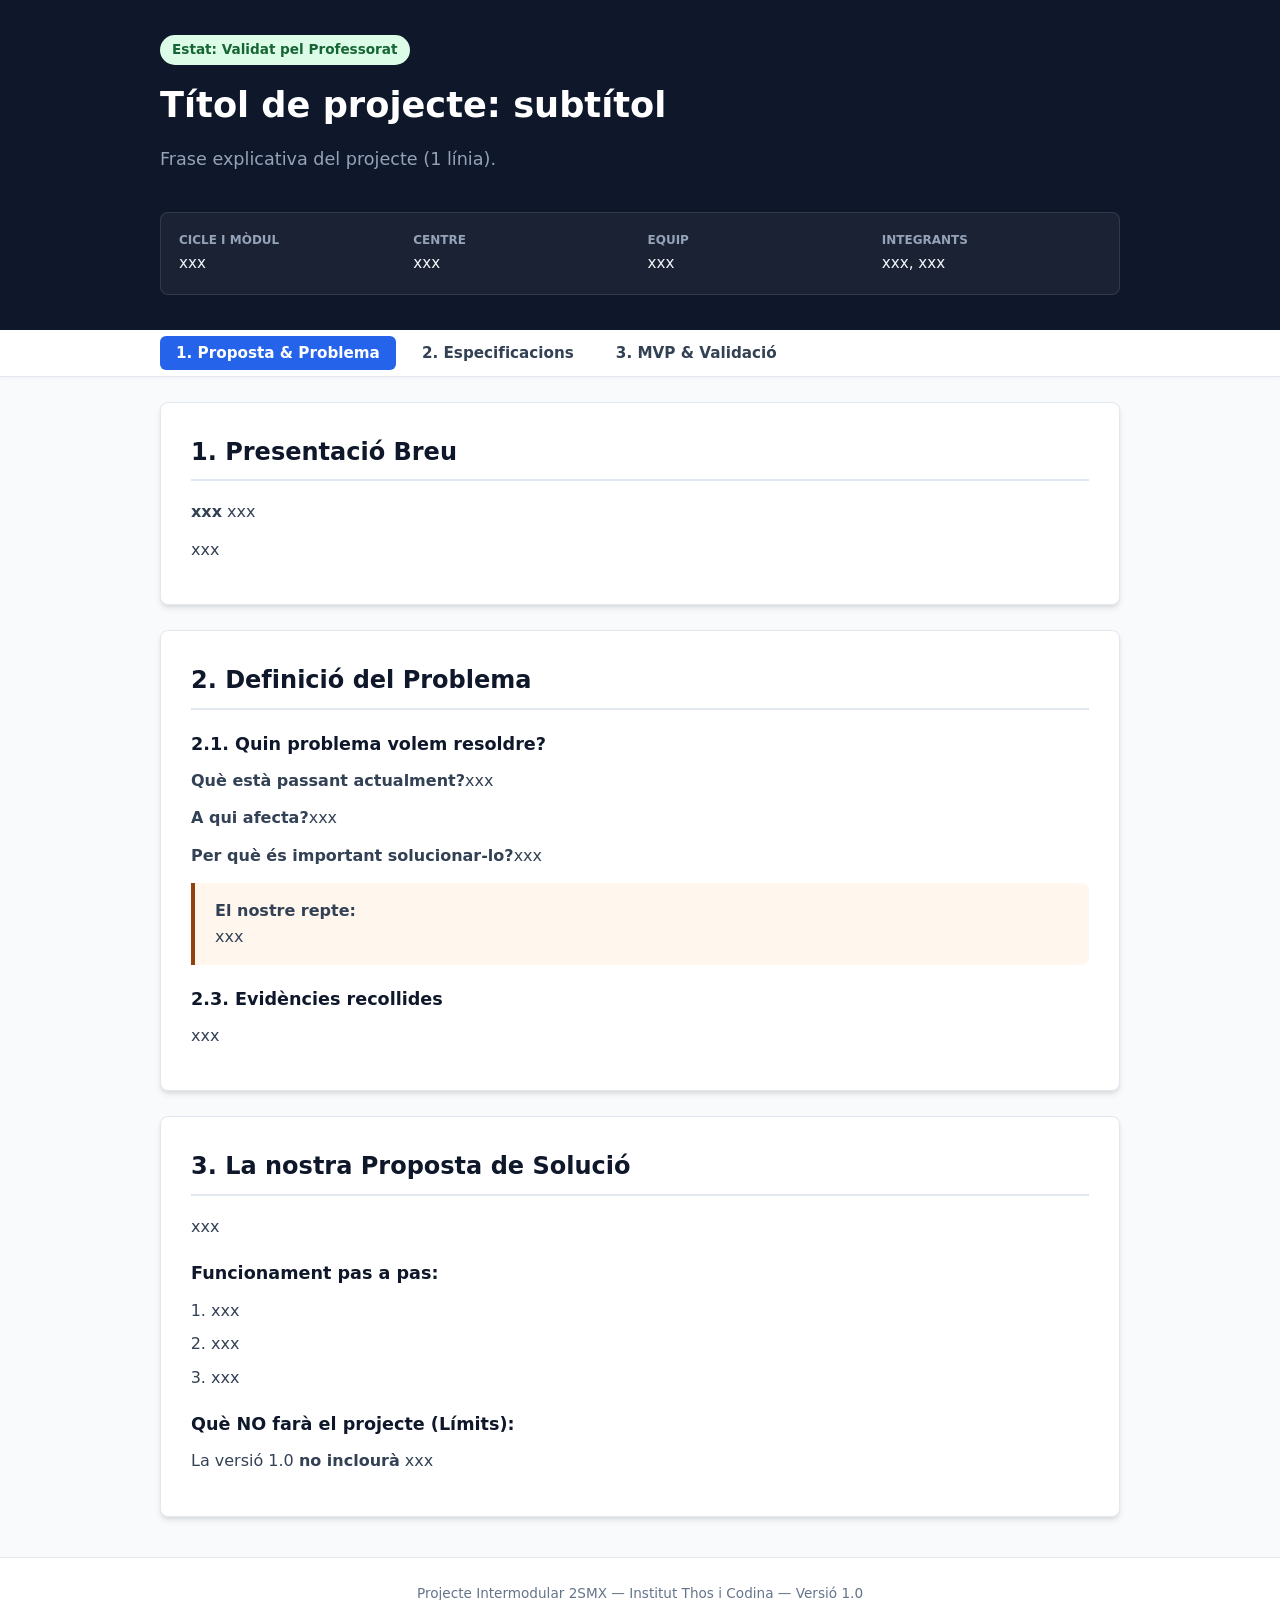
<file: index.html>
<!DOCTYPE html>
<html lang="ca">
<head>
  <meta charset="UTF-8">
  <meta name="viewport" content="width=device-width, initial-scale=1.0">
  <title>TITOL DEL PROJECTE</title>
  <link rel="stylesheet" href="style.css">
</head>
<body>

  <header>
    <div class="container header-content">
      <span class="status-badge">Estat: Validat pel Professorat</span>
      <h1>Títol de projecte: subtítol</h1>
      <p class="tagline">Frase explicativa del projecte (1 línia).</p>
      
      <div class="meta-grid">
        <div class="meta-item"><strong>Cicle i Mòdul</strong><span>xxx</span></div>
        <div class="meta-item"><strong>Centre</strong><span>xxx</span></div>
        <div class="meta-item"><strong>Equip</strong><span>xxx</span></div>
        <div class="meta-item"><strong>Integrants</strong><span>xxx, xxx</span></div>
      </div>
    </div>
  </header>

  <nav class="main-nav">
    <div class="container">
      <ul>
        <li><a href="index.html" class="active">1. Proposta & Problema</a></li>
        <li><a href="especificacions.html">2. Especificacions</a></li>
        <li><a href="mvp.html">3. MVP & Validació</a></li>
      </ul>
    </div>
  </nav>

  <main class="container">

    <section id="sec1">
      <h2>1. Presentació Breu</h2>
      <p><strong>xxx</strong> xxx</p>
      <p>xxx</p>
    </section>

    <section id="sec2">
      <h2>2. Definició del Problema</h2>
      <h3>2.1. Quin problema volem resoldre?</h3>
      <p><strong>Què està passant actualment?</strong>xxx</p>
      <p><strong>A qui afecta?</strong>xxx</p>
      <p><strong>Per què és important solucionar-lo?</strong>xxx</p>

      <div class="callout callout-challenge">
        <strong>El nostre repte:</strong><br>
        xxx
      </div>

      <h3>2.3. Evidències recollides</h3>
      <p>xxx</p>
    </section>

    <section id="sec3">
      <h2>3. La nostra Proposta de Solució</h2>
      <p>xxx</p>

      <h3>Funcionament pas a pas:</h3>
      <ol class="steps">
        <li>xxx</li>
        <li>xxx</li>
        <li>xxx</li>
      </ol>

      <h3>Què NO farà el projecte (Límits):</h3>
      <p>La versió 1.0 <strong>no inclourà</strong> xxx</p>
    </section>

  </main>

  <footer>
    <div class="container">
      <p>Projecte Intermodular 2SMX — Institut Thos i Codina — Versió 1.0</p>
    </div>
  </footer>

</body>
</html>
</file>
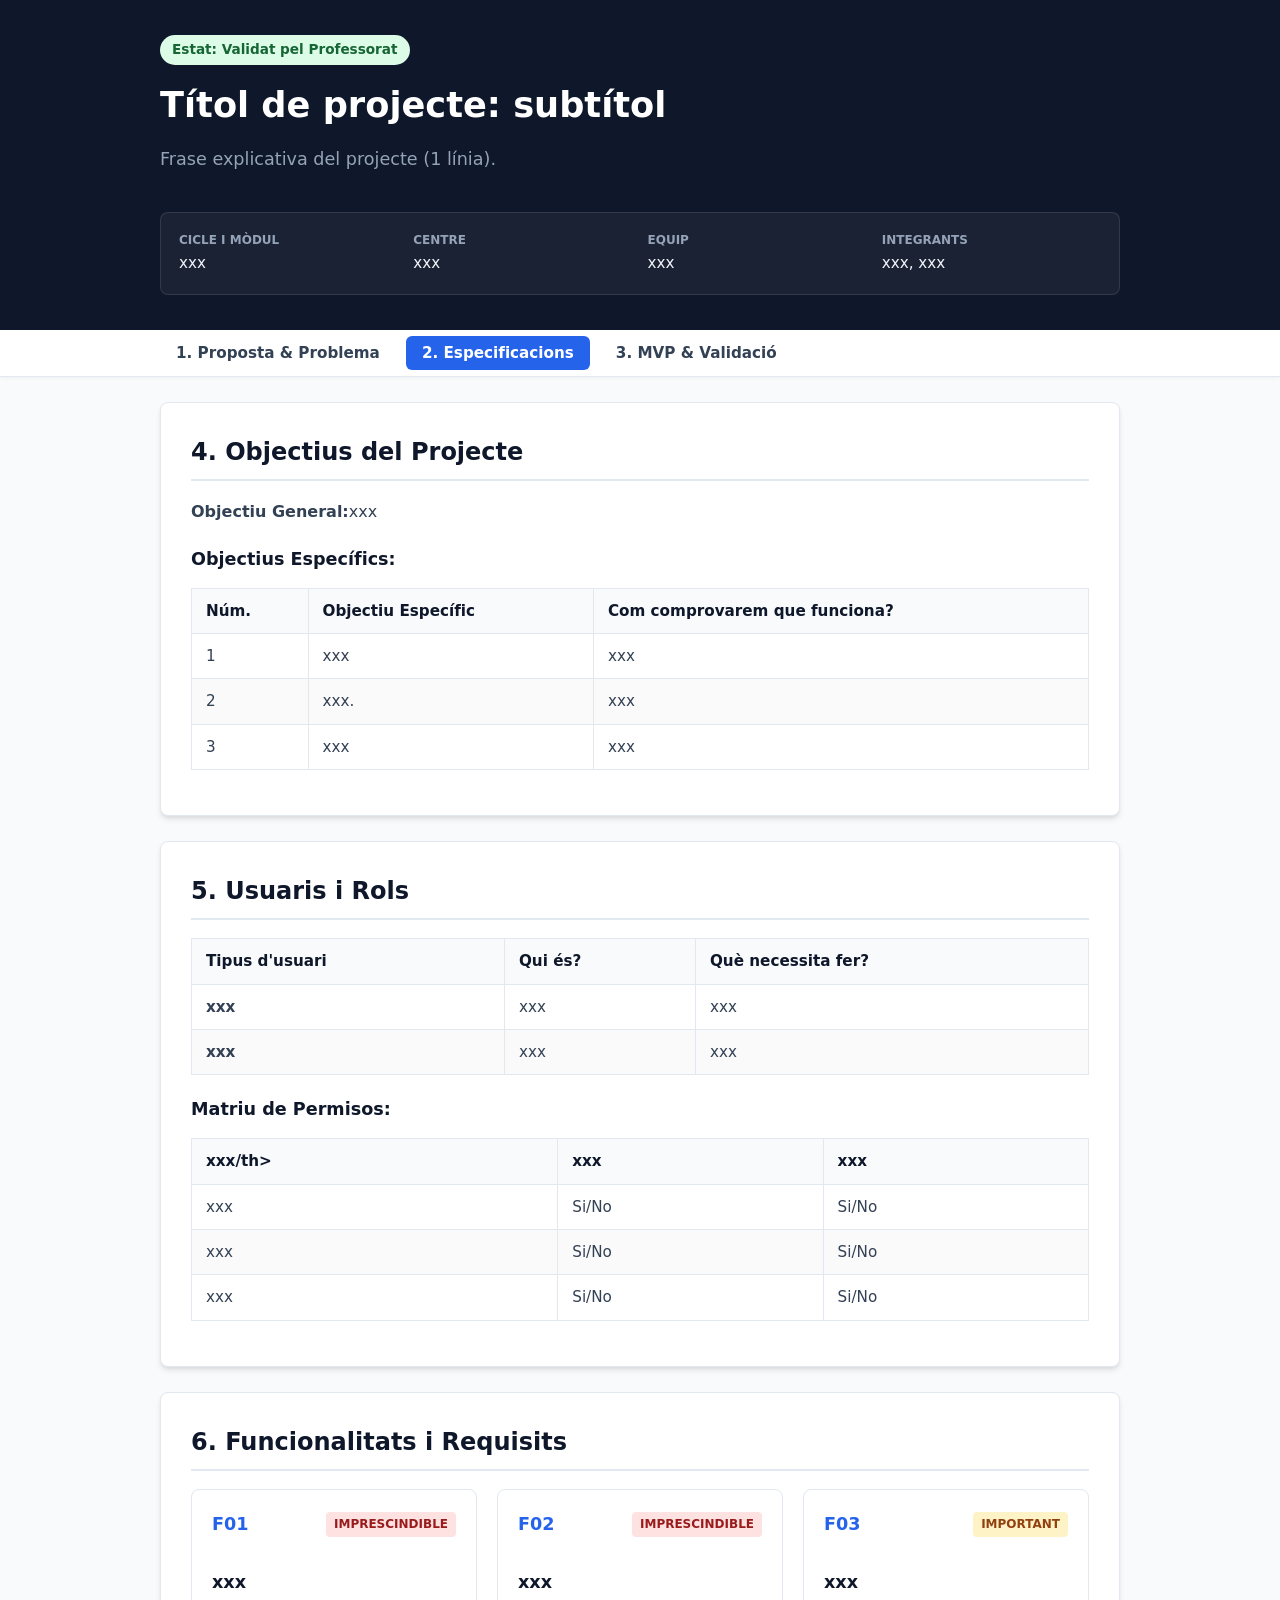
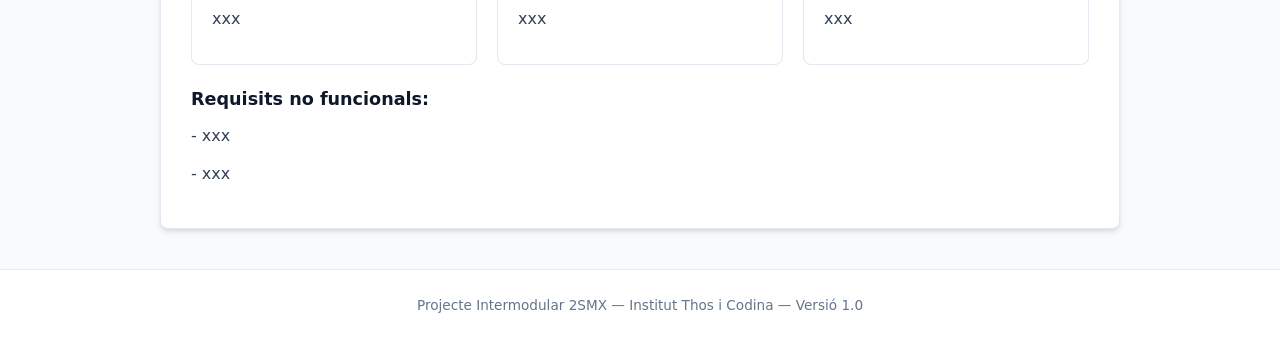
<file: especificacions.html>
<!DOCTYPE html>
<html lang="ca">
<head>
  <meta charset="UTF-8">
  <meta name="viewport" content="width=device-width, initial-scale=1.0">
  <title>TITOL DEL PROJECTE</title>
  <link rel="stylesheet" href="style.css">
</head>
<body>

  <header>
    <div class="container header-content">
      <span class="status-badge">Estat: Validat pel Professorat</span>
      <h1>Títol de projecte: subtítol</h1>
      <p class="tagline">Frase explicativa del projecte (1 línia).</p>
      
      <div class="meta-grid">
        <div class="meta-item"><strong>Cicle i Mòdul</strong><span>xxx</span></div>
        <div class="meta-item"><strong>Centre</strong><span>xxx</span></div>
        <div class="meta-item"><strong>Equip</strong><span>xxx</span></div>
        <div class="meta-item"><strong>Integrants</strong><span>xxx, xxx</span></div>
      </div>
    </div>
  </header>

  <nav class="main-nav">
    <div class="container">
      <ul>
        <li><a href="index.html">1. Proposta & Problema</a></li>
        <li><a href="especificacions.html" class="active">2. Especificacions</a></li>
        <li><a href="mvp.html">3. MVP & Validació</a></li>
      </ul>
    </div>
  </nav>

  <main class="container">

    <section id="sec4">
      <h2>4. Objectius del Projecte</h2>
      <p><strong>Objectiu General:</strong>xxx</p>

      <h3>Objectius Específics:</h3>
      <table>
        <thead>
          <tr>
            <th>Núm.</th>
            <th>Objectiu Específic</th>
            <th>Com comprovarem que funciona?</th>
          </tr>
        </thead>
        <tbody>
          <tr>
            <td>1</td>
            <td>xxx</td>
            <td>xxx</td>
          </tr>
          <tr>
            <td>2</td>
            <td>xxx.</td>
            <td>xxx</td>
          </tr>
          <tr>
            <td>3</td>
            <td>xxx</td>
            <td>xxx</td>
          </tr>
        </tbody>
      </table>
    </section>

    <section id="sec5">
      <h2>5. Usuaris i Rols</h2>
      <table>
        <thead>
          <tr>
            <th>Tipus d'usuari</th>
            <th>Qui és?</th>
            <th>Què necessita fer?</th>
          </tr>
        </thead>
        <tbody>
          <tr>
            <td><strong>xxx</strong></td>
            <td>xxx</td>
            <td>xxx</td>
          </tr>
          <tr>
            <td><strong>xxx</strong></td>
            <td>xxx</td>
            <td>xxx</td>
          </tr>
        </tbody>
      </table>

      <h3>Matriu de Permisos:</h3>
      <table>
        <thead>
          <tr>
            <th>xxx/th>
            <th>xxx</th>
            <th>xxx</th>
          </tr>
        </thead>
        <tbody>
          <tr><td>xxx</td><td>Si/No</td><td>Si/No</td></tr>
          <tr><td>xxx</td><td>Si/No</td><td>Si/No</td></tr>
          <tr><td>xxx</td><td>Si/No</td><td>Si/No</td></tr>
        </tbody>
      </table>
    </section>

    <section id="sec6">
      <h2>6. Funcionalitats i Requisits</h2>
      
      <div class="cards-grid">
        <article class="card">
          <div class="card-header">
            <span class="card-id">F01</span>
            <span class="badge badge-high">Imprescindible</span>
          </div>
          <h3>xxx</h3>
          <p>xxx</p>
        </article>

        <article class="card">
          <div class="card-header">
            <span class="card-id">F02</span>
            <span class="badge badge-high">Imprescindible</span>
          </div>
          <h3>xxx</h3>
          <p>xxx</p>
        </article>

        <article class="card">
          <div class="card-header">
            <span class="card-id">F03</span>
            <span class="badge badge-medium">Important</span>
          </div>
          <h3>xxx</h3>
          <p>xxx</p>
        </article>
      </div>

      <h3>Requisits no funcionals:</h3>
      <p>- xxx</p>
      <p>- xxx</p>
    </section>

  </main>

  <footer>
    <div class="container">
      <p>Projecte Intermodular 2SMX — Institut Thos i Codina — Versió 1.0</p>
    </div>
  </footer>

</body>
</html>
</file>
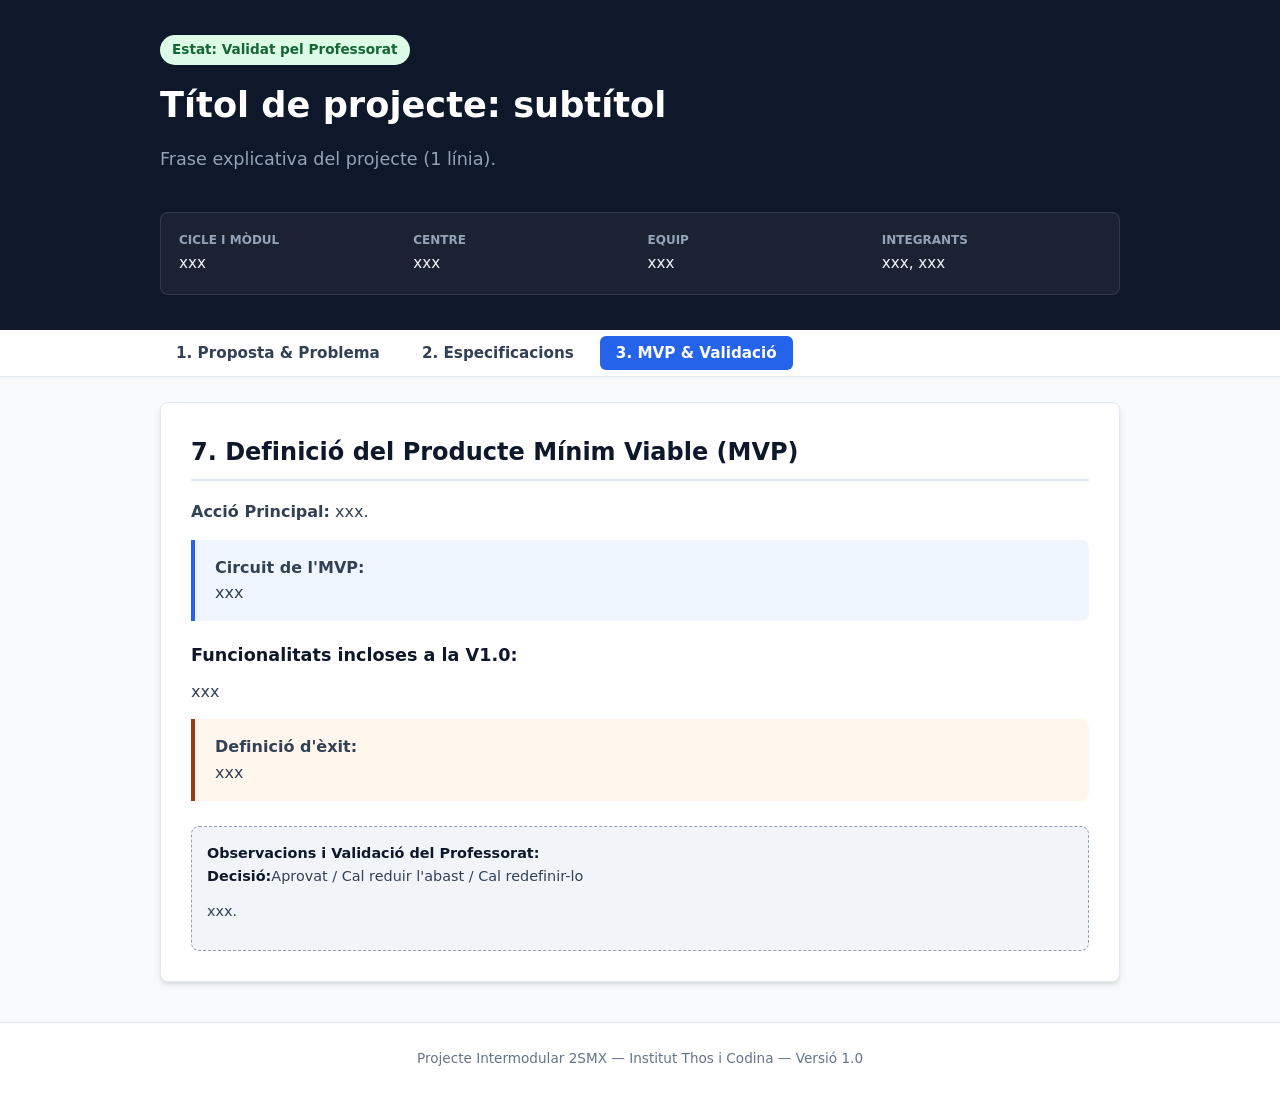
<file: mvp.html>
<!DOCTYPE html>
<html lang="ca">
<head>
  <meta charset="UTF-8">
  <meta name="viewport" content="width=device-width, initial-scale=1.0">
  <title>TITOL DEL PROJECTE</title>
  <link rel="stylesheet" href="style.css">
</head>
<body>

  <header>
    <div class="container header-content">
      <span class="status-badge">Estat: Validat pel Professorat</span>
      <h1>Títol de projecte: subtítol</h1>
      <p class="tagline">Frase explicativa del projecte (1 línia).</p>
      
      <div class="meta-grid">
        <div class="meta-item"><strong>Cicle i Mòdul</strong><span>xxx</span></div>
        <div class="meta-item"><strong>Centre</strong><span>xxx</span></div>
        <div class="meta-item"><strong>Equip</strong><span>xxx</span></div>
        <div class="meta-item"><strong>Integrants</strong><span>xxx, xxx</span></div>
      </div>
    </div>
  </header>

  <nav class="main-nav">
    <div class="container">
      <ul>
        <li><a href="index.html">1. Proposta & Problema</a></li>
        <li><a href="especificacions.html">2. Especificacions</a></li>
        <li><a href="mvp.html" class="active">3. MVP & Validació</a></li>
      </ul>
    </div>
  </nav>

  <main class="container">

    <section id="sec7">
      <h2>7. Definició del Producte Mínim Viable (MVP)</h2>
      <p><strong>Acció Principal:</strong> xxx.</p>
      
      <div class="callout">
        <strong>Circuit de l'MVP:</strong><br>xxx
      </div>

      <h3>Funcionalitats incloses a la V1.0:</h3>
      <p>xxx</p>

      <div class="callout callout-challenge">
        <strong>Definició d'èxit:</strong><br>xxx
      </div>

      <div class="teacher-obs">
        <strong>Observacions i Validació del Professorat:</strong><br>
        <p><strong>Decisió:</strong>Aprovat / Cal reduir l'abast / Cal redefinir-lo</p>
        <p>xxx.</p>
      </div>
    </section>

  </main>

  <footer>
    <div class="container">
      <p>Projecte Intermodular 2SMX — Institut Thos i Codina — Versió 1.0</p>
    </div>
  </footer>

</body>
</html>
</file>
<file: style.css>
:root {
  --primary: #2563eb;
  --primary-dark: #1d4ed8;
  --secondary: #0f172a;
  --bg: #f8fafc;
  --surface: #ffffff;
  --text: #334155;
  --text-bold: #0f172a;
  --border: #e2e8f0;
  --success-bg: #dcfce7;
  --success-text: #166534;
  --warning-bg: #fef3c7;
  --warning-text: #92400e;
  --danger-bg: #fee2e2;
  --danger-text: #991b1b;
  --radius: 8px;
  --shadow: 0 4px 6px -1px rgba(0, 0, 0, 0.1), 0 2px 4px -1px rgba(0, 0, 0, 0.06);
}

* { box-sizing: border-box; margin: 0; padding: 0; }

body { 
  font-family: system-ui, -apple-system, BlinkMacSystemFont, 'Segoe UI', Roboto, sans-serif; 
  line-height: 1.6; 
  background-color: var(--bg); 
  color: var(--text); 
  display: flex;
  flex-direction: column;
  min-height: 100vh;
}

.container { 
  max-width: 1000px; 
  margin: 0 auto; 
  padding: 0 20px; 
  width: 100%;
}

/* Header & Hero */
header { 
  background-color: var(--secondary); 
  color: white; 
  padding: 35px 0; 
}

.header-content { 
  display: flex; 
  flex-direction: column; 
  gap: 12px; 
}

.status-badge { 
  display: inline-block; 
  width: fit-content; 
  background: var(--success-bg); 
  color: var(--success-text); 
  padding: 4px 12px; 
  border-radius: 20px; 
  font-weight: 600; 
  font-size: 0.85rem; 
}

header h1 { 
  font-size: 2.2rem; 
  font-weight: 800; 
  color: #fff; 
}

.tagline { 
  font-size: 1.1rem; 
  color: #94a3b8; 
}

/* Meta Table Grid */
.meta-grid { 
  display: grid; 
  grid-template-columns: repeat(auto-fit, minmax(180px, 1fr)); 
  gap: 15px; 
  margin-top: 15px; 
  background: rgba(255,255,255,0.05); 
  padding: 18px; 
  border-radius: var(--radius); 
  border: 1px solid rgba(255,255,255,0.1); 
}

.meta-item strong { 
  display: block; 
  font-size: 0.75rem; 
  text-transform: uppercase; 
  color: #94a3b8; 
}

.meta-item span { 
  font-size: 0.95rem; 
  font-weight: 500; 
  color: #f1f5f9; 
}

/* Navegació principal entre pàgines */
nav.main-nav { 
  position: sticky; 
  top: 0; 
  background: var(--surface); 
  border-bottom: 1px solid var(--border); 
  box-shadow: 0 2px 4px rgba(0,0,0,0.03); 
  z-index: 100; 
}

nav.main-nav ul { 
  display: flex; 
  list-style: none; 
  gap: 10px; 
  padding: 10px 0;
}

nav.main-nav a { 
  text-decoration: none; 
  color: var(--text); 
  font-weight: 600; 
  font-size: 0.95rem; 
  padding: 8px 16px; 
  border-radius: 6px; 
  transition: all 0.2s ease;
}

nav.main-nav a:hover { 
  background-color: #eff6ff; 
  color: var(--primary); 
}

nav.main-nav a.active { 
  background-color: var(--primary); 
  color: white; 
}

/* Layout Seccions */
main {
  flex: 1;
}

section { 
  background: var(--surface); 
  margin-top: 25px; 
  padding: 30px; 
  border-radius: var(--radius); 
  border: 1px solid var(--border); 
  box-shadow: var(--shadow); 
}

h2 { 
  font-size: 1.5rem; 
  color: var(--text-bold); 
  margin-bottom: 18px; 
  border-bottom: 2px solid var(--border); 
  padding-bottom: 8px; 
}

h3 { 
  font-size: 1.1rem; 
  color: var(--text-bold); 
  margin: 20px 0 10px 0; 
}

p { margin-bottom: 12px; }

/* Blocs destacats */
.callout { 
  background: #eff6ff; 
  border-left: 4px solid var(--primary); 
  padding: 15px 20px; 
  border-radius: 0 var(--radius) var(--radius) 0; 
  margin: 15px 0; 
}

.callout-challenge { 
  background: #fff7ed; 
  border-left: 4px solid var(--warning-text); 
}

.teacher-obs { 
  background: #f1f5f9; 
  border: 1px dashed #94a3b8; 
  padding: 15px; 
  border-radius: var(--radius); 
  margin-top: 25px; 
  font-size: 0.9rem; 
}

.teacher-obs strong { color: var(--secondary); }

/* Taules */
table { 
  width: 100%; 
  border-collapse: collapse; 
  margin: 15px 0; 
  font-size: 0.95rem; 
}

th, td { 
  border: 1px solid var(--border); 
  padding: 10px 14px; 
  text-align: left; 
}

th { 
  background-color: #f8fafc; 
  font-weight: 700; 
  color: var(--text-bold); 
}

tr:nth-child(even) { background-color: #fafafa; }

/* Targetes de funcionalitats */
.cards-grid { 
  display: grid; 
  grid-template-columns: repeat(auto-fit, minmax(260px, 1fr)); 
  gap: 20px; 
  margin-top: 15px; 
}

.card { 
  border: 1px solid var(--border); 
  border-radius: var(--radius); 
  padding: 20px; 
  background: #fff; 
  display: flex; 
  flex-direction: column;
}

.card-header { 
  display: flex; 
  justify-content: space-between; 
  align-items: center; 
  margin-bottom: 10px; 
}

.card-id { 
  font-weight: 800; 
  color: var(--primary); 
  font-size: 1.1rem; 
}

/* Badges */
.badge { 
  padding: 3px 8px; 
  border-radius: 4px; 
  font-size: 0.75rem; 
  font-weight: 700; 
  text-transform: uppercase; 
}

.badge-high { background: var(--danger-bg); color: var(--danger-text); }
.badge-medium { background: var(--warning-bg); color: var(--warning-text); }
.badge-low { background: var(--success-bg); color: var(--success-text); }

/* Llistes */
ol.steps { padding-left: 20px; }
ol.steps li { margin-bottom: 8px; }

/* Footer */
footer { 
  text-align: center; 
  padding: 25px 0; 
  margin-top: 40px; 
  font-size: 0.85rem; 
  color: #64748b; 
  background: #fff; 
  border-top: 1px solid var(--border); 
}
</file>
